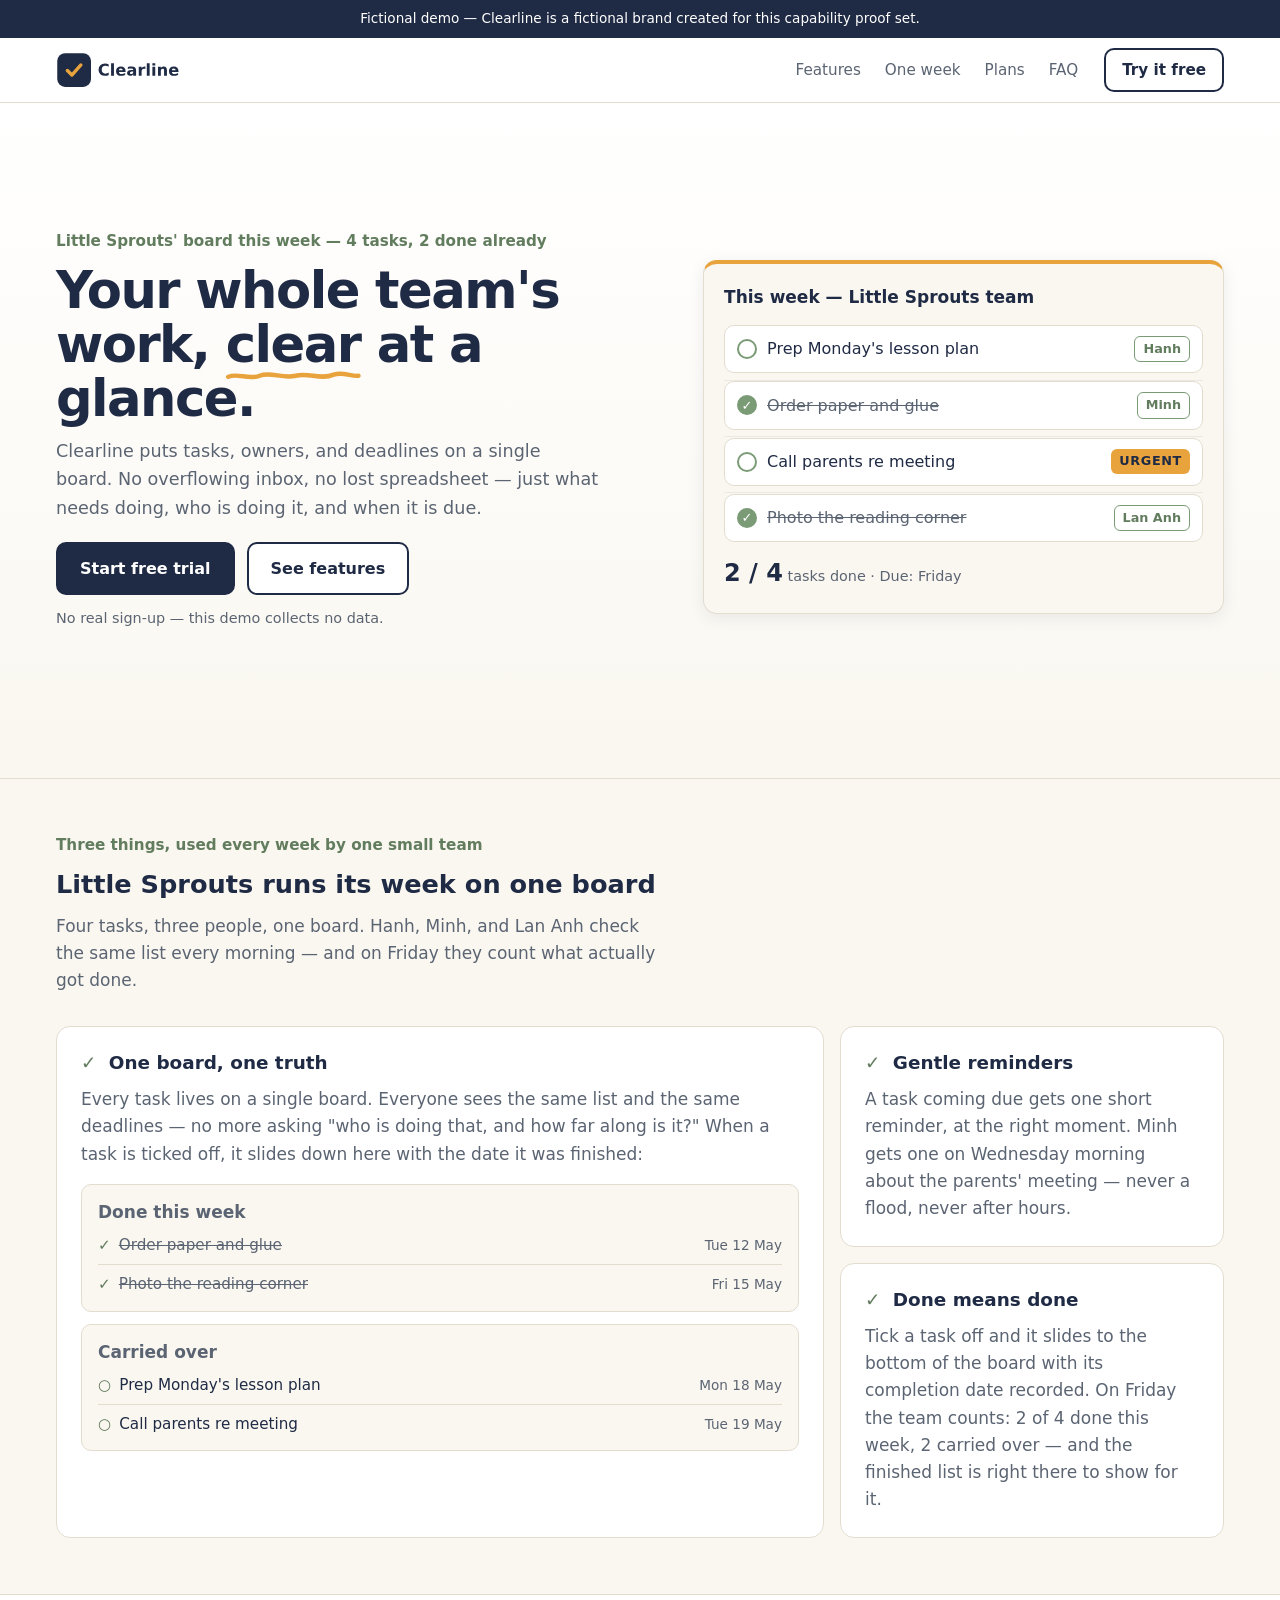
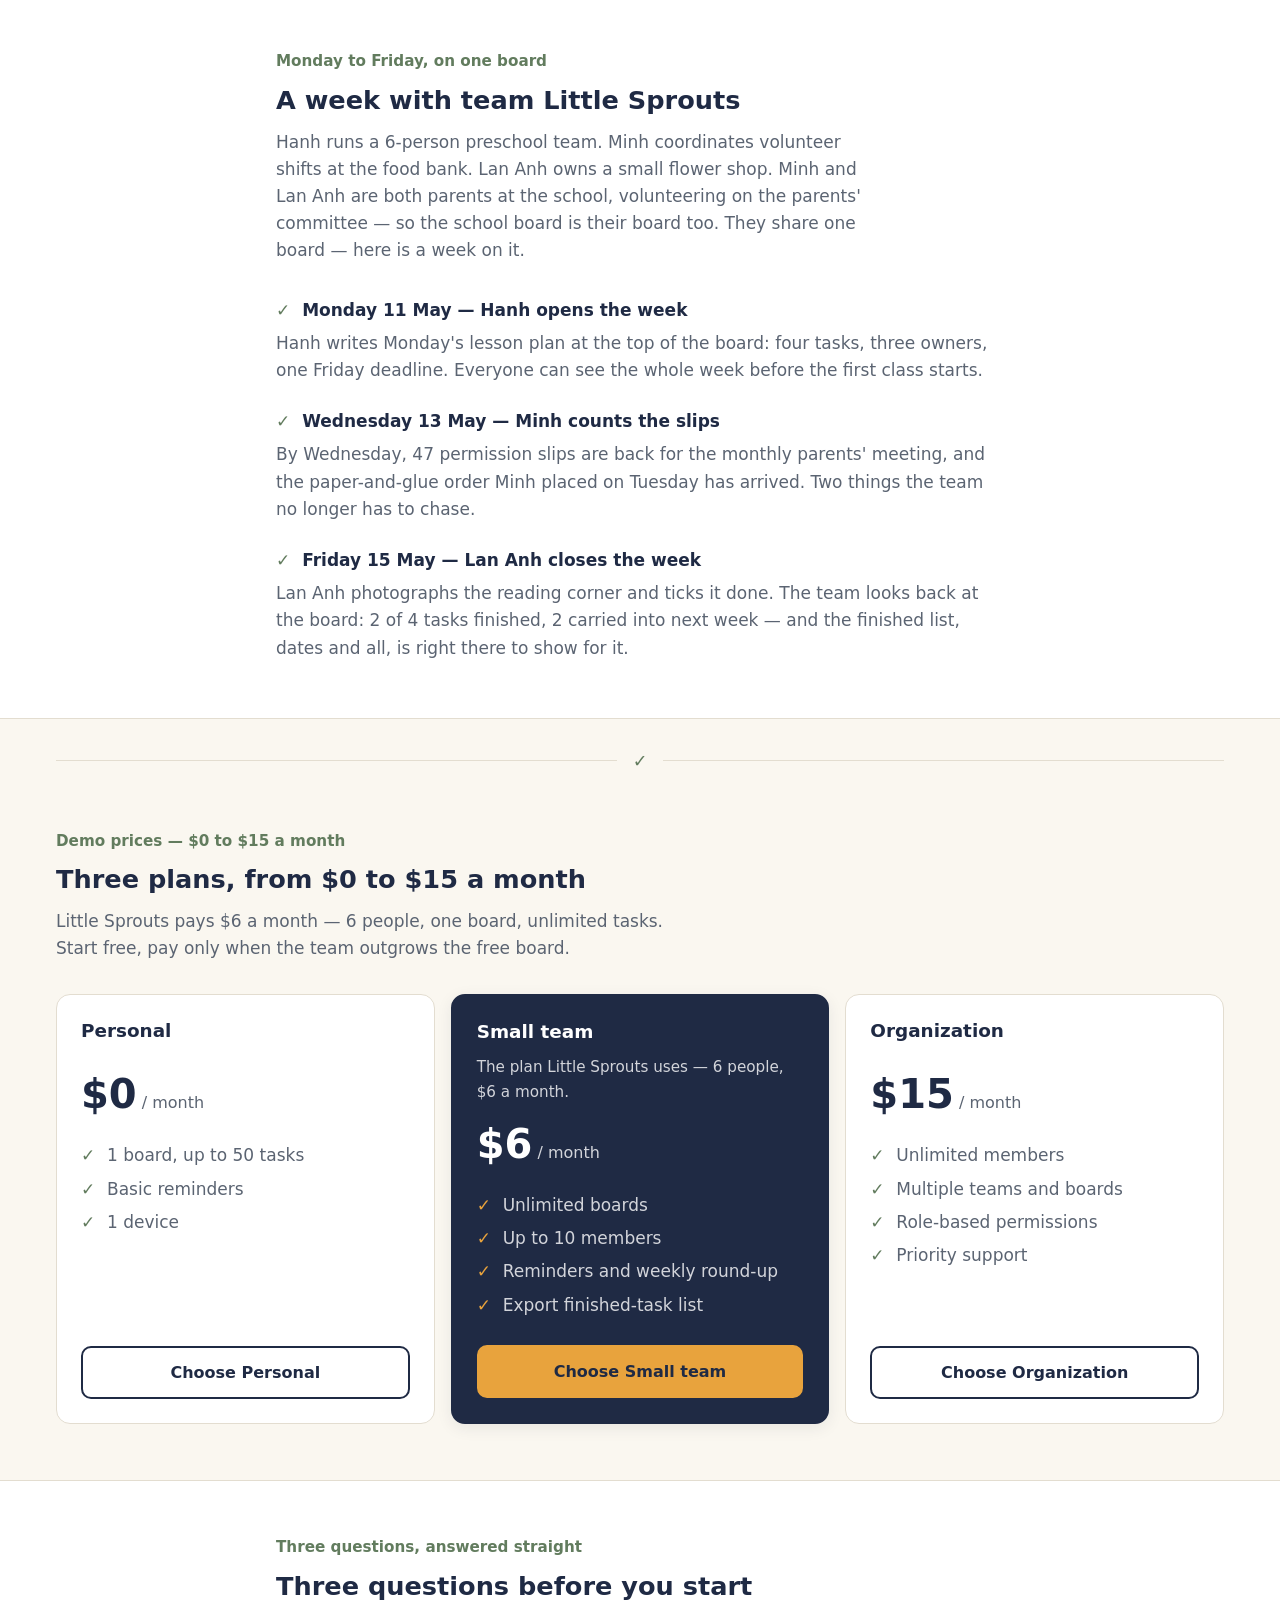
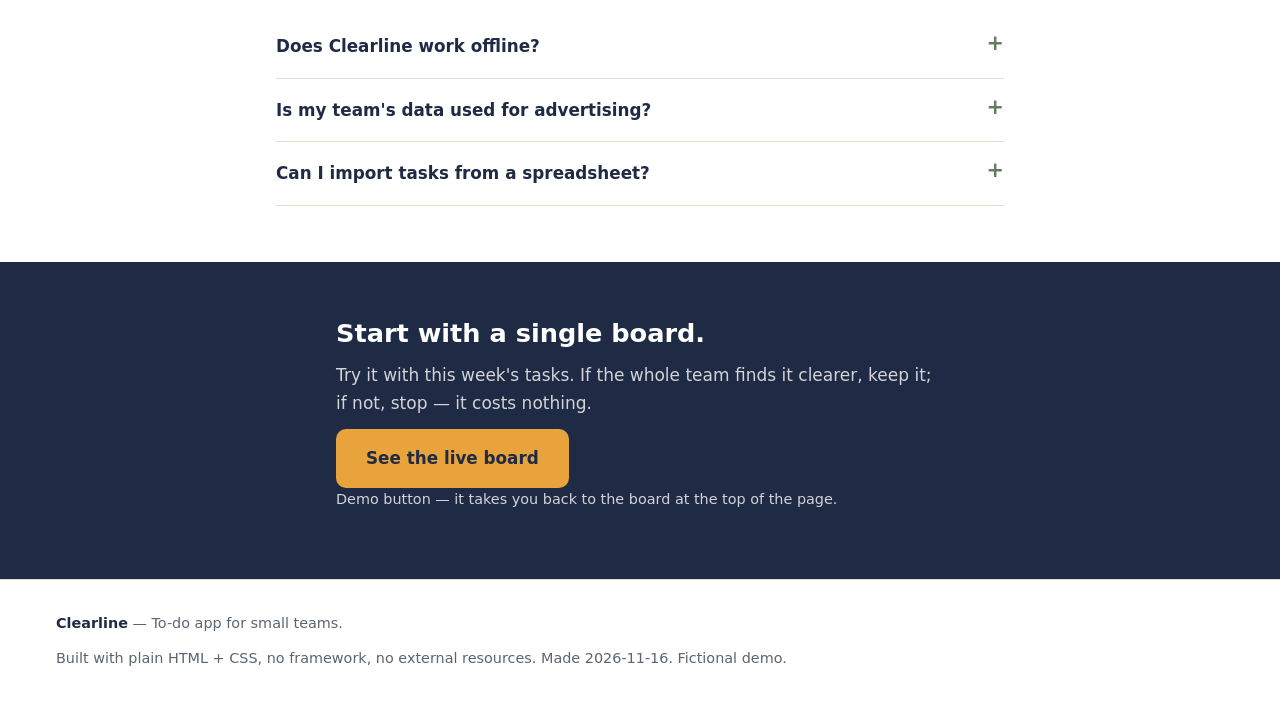
<file: index.html>
<!DOCTYPE html>
<html lang="en">
<head>
<meta charset="utf-8">
<meta name="viewport" content="width=device-width, initial-scale=1">
<title>Clearline — To-do app for small teams</title>
<meta name="description" content="Fictional demo — Clearline is a made-up to-do app for small teams. This demo page was built for a capability proof set.">
<link rel="stylesheet" href="styles.css">
</head>
<body>
<p class="demo-note">Fictional demo — Clearline is a fictional brand created for this capability proof set.</p>

<header class="site-header">
  <div class="container header-inner">
    <a class="brand" href="#top" aria-label="Clearline — back to top">
      <svg xmlns="http://www.w3.org/2000/svg" viewBox="0 0 220 64" width="124" height="36" role="img" aria-label="Clearline logo">
  
  
  <rect x="2" y="2" width="60" height="60" rx="14" fill="#1F2A44"/>
  <path d="M20 33 L28 41 L44 23" fill="none" stroke="#E8A33D" stroke-width="6" stroke-linecap="round" stroke-linejoin="round"/>
  <path d="M93.427734375 40.8388671875Q91.9267578125 41.61767578125 90.29833984375 42.01416015625Q88.669921875 42.41064453125 86.89990234375 42.41064453125Q81.6181640625 42.41064453125 78.53125 39.458251953125Q75.4443359375 36.505859375 75.4443359375 31.45068359375Q75.4443359375 26.38134765625 78.53125 23.428955078125Q81.6181640625 20.4765625 86.89990234375 20.4765625Q88.669921875 20.4765625 90.29833984375 20.873046875Q91.9267578125 21.26953125 93.427734375 22.04833984375V26.423828125Q91.91259765625 25.39013671875 90.43994140625 24.90869140625Q88.96728515625 24.42724609375 87.3388671875 24.42724609375Q84.421875 24.42724609375 82.7509765625 26.29638671875Q81.080078125 28.16552734375 81.080078125 31.45068359375Q81.080078125 34.7216796875 82.7509765625 36.5908203125Q84.421875 38.4599609375 87.3388671875 38.4599609375Q88.96728515625 38.4599609375 90.43994140625 37.978515625Q91.91259765625 37.4970703125 93.427734375 36.46337890625Z M97.71826171875 19.966796875H102.78759765625V42.0H97.71826171875Z M123.48974609375 34.02783203125V35.47216796875H111.6376953125Q111.82177734375 37.25634765625 112.92626953125 38.1484375Q114.03076171875 39.04052734375 116.01318359375 39.04052734375Q117.61328125 39.04052734375 119.291259765625 38.566162109375Q120.96923828125 38.091796875 122.7392578125 37.12890625V41.037109375Q120.94091796875 41.716796875 119.142578125 42.063720703125Q117.34423828125 42.41064453125 115.5458984375 42.41064453125Q111.2412109375 42.41064453125 108.855224609375 40.222900390625Q106.46923828125 38.03515625 106.46923828125 34.08447265625Q106.46923828125 30.20458984375 108.812744140625 27.9814453125Q111.15625 25.75830078125 115.2626953125 25.75830078125Q119.0009765625 25.75830078125 121.245361328125 28.009765625Q123.48974609375 30.26123046875 123.48974609375 34.02783203125ZM118.27880859375 32.3427734375Q118.27880859375 30.8984375 117.436279296875 30.013427734375Q116.59375 29.12841796875 115.234375 29.12841796875Q113.76171875 29.12841796875 112.84130859375 29.956787109375Q111.9208984375 30.78515625 111.6943359375 32.3427734375Z M134.435546875 34.86328125Q132.849609375 34.86328125 132.049560546875 35.4013671875Q131.24951171875 35.939453125 131.24951171875 36.9873046875Q131.24951171875 37.9501953125 131.893798828125 38.495361328125Q132.5380859375 39.04052734375 133.68505859375 39.04052734375Q135.115234375 39.04052734375 136.09228515625 38.013916015625Q137.0693359375 36.9873046875 137.0693359375 35.44384765625V34.86328125ZM142.18115234375 32.95166015625V42.0H137.0693359375V39.6494140625Q136.0498046875 41.09375 134.775390625 41.752197265625Q133.5009765625 42.41064453125 131.67431640625 42.41064453125Q129.21044921875 42.41064453125 127.674072265625 40.973388671875Q126.1376953125 39.5361328125 126.1376953125 37.2421875Q126.1376953125 34.45263671875 128.056396484375 33.14990234375Q129.97509765625 31.84716796875 134.08154296875 31.84716796875H137.0693359375V31.45068359375Q137.0693359375 30.2470703125 136.12060546875 29.687744140625Q135.171875 29.12841796875 133.1611328125 29.12841796875Q131.53271484375 29.12841796875 130.130859375 29.4541015625Q128.72900390625 29.77978515625 127.525390625 30.43115234375V26.5654296875Q129.15380859375 26.1689453125 130.79638671875 25.963623046875Q132.43896484375 25.75830078125 134.08154296875 25.75830078125Q138.3720703125 25.75830078125 140.276611328125 27.450439453125Q142.18115234375 29.142578125 142.18115234375 32.95166015625Z M158.677734375 30.45947265625Q158.01220703125 30.14794921875 157.353759765625 29.999267578125Q156.6953125 29.8505859375 156.02978515625 29.8505859375Q154.07568359375 29.8505859375 153.020751953125 31.103759765625Q151.9658203125 32.35693359375 151.9658203125 34.693359375V42.0H146.896484375V26.140625H151.9658203125V28.74609375Q152.94287109375 27.1884765625 154.210205078125 26.473388671875Q155.4775390625 25.75830078125 157.24755859375 25.75830078125Q157.50244140625 25.75830078125 157.7998046875 25.779541015625Q158.09716796875 25.80078125 158.66357421875 25.87158203125Z M161.1982421875 19.966796875H166.267578125V42.0H161.1982421875Z M171.138671875 26.140625H176.2080078125V42.0H171.138671875ZM171.138671875 19.966796875H176.2080078125V24.1015625H171.138671875Z M197.0234375 32.3427734375V42.0H191.92578125V40.42822265625V34.6083984375Q191.92578125 32.55517578125 191.833740234375 31.7763671875Q191.74169921875 30.99755859375 191.51513671875 30.62939453125Q191.2177734375 30.1337890625 190.7080078125 29.857666015625Q190.1982421875 29.58154296875 189.546875 29.58154296875Q187.9609375 29.58154296875 187.0546875 30.806396484375Q186.1484375 32.03125 186.1484375 34.19775390625V42.0H181.0791015625V26.140625H186.1484375V28.462890625Q187.29541015625 27.0751953125 188.583984375 26.416748046875Q189.87255859375 25.75830078125 191.43017578125 25.75830078125Q194.17724609375 25.75830078125 195.600341796875 27.443359375Q197.0234375 29.12841796875 197.0234375 32.3427734375Z M217.5556640625 34.02783203125V35.47216796875H205.70361328125Q205.8876953125 37.25634765625 206.9921875 38.1484375Q208.0966796875 39.04052734375 210.0791015625 39.04052734375Q211.67919921875 39.04052734375 213.357177734375 38.566162109375Q215.03515625 38.091796875 216.80517578125 37.12890625V41.037109375Q215.0068359375 41.716796875 213.20849609375 42.063720703125Q211.41015625 42.41064453125 209.61181640625 42.41064453125Q205.30712890625 42.41064453125 202.921142578125 40.222900390625Q200.53515625 38.03515625 200.53515625 34.08447265625Q200.53515625 30.20458984375 202.878662109375 27.9814453125Q205.22216796875 25.75830078125 209.32861328125 25.75830078125Q213.06689453125 25.75830078125 215.311279296875 28.009765625Q217.5556640625 30.26123046875 217.5556640625 34.02783203125ZM212.3447265625 32.3427734375Q212.3447265625 30.8984375 211.502197265625 30.013427734375Q210.65966796875 29.12841796875 209.30029296875 29.12841796875Q207.82763671875 29.12841796875 206.9072265625 29.956787109375Q205.98681640625 30.78515625 205.76025390625 32.3427734375Z" fill="#1F2A44"/>
</svg>
    </a>
    <nav aria-label="Main navigation">
      <a href="#features">Features</a>
      <a href="#week">One week</a>
      <a href="#pricing">Plans</a>
      <a href="#faq">FAQ</a>
    </nav>
    <a class="btn btn-small" href="#pricing">Try it free</a>
  </div>
</header>

<main id="top">
  <section class="hero">
    <div class="container hero-inner">
      <div class="hero-copy">
        <p class="eyebrow">Little Sprouts' board this week — 4 tasks, 2 done already</p>
        <h1>Your whole team's work, <span class="h1-key">clear<svg viewBox="0 0 120 12" preserveAspectRatio="none" aria-hidden="true" focusable="false"><path d="M2 8 C 10 4, 20 11, 30 7 C 40 3, 50 10, 62 7 C 74 4, 84 11, 96 6 C 104 3, 112 8, 118 7" fill="none" stroke="#E8A33D" stroke-width="4" stroke-linecap="round"/></svg></span> at a glance.</h1>
        <p class="lead">Clearline puts tasks, owners, and deadlines on a single board. No overflowing inbox, no lost spreadsheet — just what needs doing, who is doing it, and when it is due.</p>
        <p class="hero-actions">
          <a class="btn btn-primary" href="#pricing">Start free trial</a>
          <a class="btn btn-ghost" href="#features">See features</a>
        </p>
        <p class="hero-fine">No real sign-up — this demo collects no data.</p>
      </div>
      <div class="hero-card" aria-label="Illustration of a Clearline task board">
        <p class="hero-card-title">This week — Little Sprouts team</p>
        <ul class="task-list">
          <li><span class="check" aria-hidden="true"></span><span class="task-text">Prep Monday's lesson plan</span><span class="tag tag-person">Hanh</span></li>
          <li><span class="check done" aria-hidden="true"></span><span class="task-text done-text">Order paper and glue</span><span class="tag tag-person">Minh</span></li>
          <li><span class="check" aria-hidden="true"></span><span class="task-text">Call parents re meeting</span><span class="tag tag-priority">Urgent</span></li>
          <li><span class="check done" aria-hidden="true"></span><span class="task-text done-text">Photo the reading corner</span><span class="tag tag-person">Lan Anh</span></li>
        </ul>
        <p class="hero-card-foot"><span class="stat">2 / 4</span> tasks done · Due: Friday</p>
      </div>
    </div>
  </section>

  <section class="features" id="features">
    <div class="container">
      <p class="eyebrow">Three things, used every week by one small team</p>
      <h2>Little Sprouts runs its week on one board</h2>
      <p class="section-intro">Four tasks, three people, one board. Hanh, Minh, and Lan Anh check the same list every morning — and on Friday they count what actually got done.</p>
      <div class="feature-grid">
        <article class="feature-card feature-wide">
          <h3><span class="tick" aria-hidden="true">✓</span> One board, one truth</h3>
          <p>Every task lives on a single board. Everyone sees the same list and the same deadlines — no more asking "who is doing that, and how far along is it?" When a task is ticked off, it slides down here with the date it was finished:</p>
          <div class="mini-board" aria-label="Tasks finished this week">
            <p class="mini-board-title">Done this week</p>
            <ul>
              <li><span class="mini-check" aria-hidden="true">✓</span><span class="mini-task">Order paper and glue</span><span class="mini-date"><span class="mini-dow">Tue</span> 12 May</span></li>
              <li><span class="mini-check" aria-hidden="true">✓</span><span class="mini-task">Photo the reading corner</span><span class="mini-date"><span class="mini-dow">Fri</span> 15 May</span></li>
            </ul>
          </div>
          <div class="mini-board" aria-label="Tasks carried over to next week">
            <p class="mini-board-title">Carried over</p>
            <ul>
              <li><span class="mini-open" aria-hidden="true">○</span><span class="mini-task-open">Prep Monday's lesson plan</span><span class="mini-date"><span class="mini-dow">Mon</span> 18 May</span></li>
              <li><span class="mini-open" aria-hidden="true">○</span><span class="mini-task-open">Call parents re meeting</span><span class="mini-date"><span class="mini-dow">Tue</span> 19 May</span></li>
            </ul>
          </div>
        </article>
        <article class="feature-card">
          <h3><span class="tick" aria-hidden="true">✓</span> Gentle reminders</h3>
          <p>A task coming due gets one short reminder, at the right moment. Minh gets one on Wednesday morning about the parents' meeting — never a flood, never after hours.</p>
        </article>
        <article class="feature-card">
          <h3><span class="tick" aria-hidden="true">✓</span> Done means done</h3>
          <p>Tick a task off and it slides to the bottom of the board with its completion date recorded. On Friday the team counts: 2 of 4 done this week, 2 carried over — and the finished list is right there to show for it.</p>
        </article>
      </div>
    </div>
  </section>

  <section class="story" id="week">
    <div class="container story-inner">
      <p class="eyebrow">Monday to Friday, on one board</p>
      <h2>A week with team Little Sprouts</h2>
      <p class="section-intro">Hanh runs a 6-person preschool team. Minh coordinates volunteer shifts at the food bank. Lan Anh owns a small flower shop. Minh and Lan Anh are both parents at the school, volunteering on the parents' committee — so the school board is their board too. They share one board — here is a week on it.</p>
      <div class="story-day">
        <p class="story-label"><span class="tick" aria-hidden="true">✓</span> Monday 11 May — Hanh opens the week</p>
        <p>Hanh writes Monday's lesson plan at the top of the board: four tasks, three owners, one Friday deadline. Everyone can see the whole week before the first class starts.</p>
      </div>
      <div class="story-day">
        <p class="story-label"><span class="tick" aria-hidden="true">✓</span> Wednesday 13 May — Minh counts the slips</p>
        <p>By Wednesday, 47 permission slips are back for the monthly parents' meeting, and the paper-and-glue order Minh placed on Tuesday has arrived. Two things the team no longer has to chase.</p>
      </div>
      <div class="story-day">
        <p class="story-label"><span class="tick" aria-hidden="true">✓</span> Friday 15 May — Lan Anh closes the week</p>
        <p>Lan Anh photographs the reading corner and ticks it done. The team looks back at the board: 2 of 4 tasks finished, 2 carried into next week — and the finished list, dates and all, is right there to show for it.</p>
      </div>
    </div>
  </section>

  <div class="tick-rule" aria-hidden="true"><span>✓</span></div>

  <section class="pricing" id="pricing">
    <div class="container">
      <p class="eyebrow">Demo prices — $0 to $15 a month</p>
      <h2>Three plans, from $0 to $15 a month</h2>
      <p class="section-intro">Little Sprouts pays $6 a month — 6 people, one board, unlimited tasks. Start free, pay only when the team outgrows the free board.</p>
      <div class="price-grid">
        <article class="price-card">
          <h3>Personal</h3>
          <p class="price">$0<span class="price-per"> / month</span></p>
          <ul>
            <li>1 board, up to 50 tasks</li>
            <li>Basic reminders</li>
            <li>1 device</li>
          </ul>
          <a class="btn btn-ghost" href="#cta">Choose Personal</a>
        </article>
        <article class="price-card featured">
          <h3>Small team</h3>
          <p class="price-note">The plan Little Sprouts uses — 6 people, $6 a month.</p>
          <p class="price">$6<span class="price-per"> / month</span></p>
          <ul>
            <li>Unlimited boards</li>
            <li>Up to 10 members</li>
            <li>Reminders and weekly round-up</li>
            <li>Export finished-task list</li>
          </ul>
          <a class="btn btn-primary" href="#cta">Choose Small team</a>
        </article>
        <article class="price-card">
          <h3>Organization</h3>
          <p class="price">$15<span class="price-per"> / month</span></p>
          <ul>
            <li>Unlimited members</li>
            <li>Multiple teams and boards</li>
            <li>Role-based permissions</li>
            <li>Priority support</li>
          </ul>
          <a class="btn btn-ghost" href="#cta">Choose Organization</a>
        </article>
      </div>
    </div>
  </section>

  <section class="faq" id="faq">
    <div class="container faq-inner">
      <p class="eyebrow">Three questions, answered straight</p>
      <h2>Three questions before you start</h2>
      <div class="faq-item">
        <button class="faq-q" type="button" aria-expanded="false">Does Clearline work offline?</button>
        <div class="faq-a"><p>Yes — in this demo story, boards you have already opened stay readable offline, and ticks sync when you are back online. This description is fictional, written for the demo page.</p></div>
      </div>
      <div class="faq-item">
        <button class="faq-q" type="button" aria-expanded="false">Is my team's data used for advertising?</button>
        <div class="faq-a"><p>No. In this demo story, team data is only used for the team's own task lists — never sold, never used for ads. This description is fictional, written for the demo page.</p></div>
      </div>
      <div class="faq-item">
        <button class="faq-q" type="button" aria-expanded="false">Can I import tasks from a spreadsheet?</button>
        <div class="faq-a"><p>Yes. In this demo story, the Small team and Organization plans can import a task list from a spreadsheet file, one task per row. This description is fictional, written for the demo page.</p></div>
      </div>
    </div>
  </section>

  <section class="cta" id="cta">
    <div class="container cta-inner">
      <h2>Start with a single board.</h2>
      <p>Try it with this week's tasks. If the whole team finds it clearer, keep it; if not, stop — it costs nothing.</p>
      <a class="btn btn-primary btn-large" href="#top">See the live board</a>
      <p class="cta-fine">Demo button — it takes you back to the board at the top of the page.</p>
    </div>
  </section>
</main>

<footer class="site-footer">
  <div class="container footer-inner">
    <p><strong>Clearline</strong> — To-do app for small teams.</p>
    <p>Built with plain HTML + CSS, no framework, no external resources. Made 2026-11-16. Fictional demo.</p>
  </div>
</footer>

<script>
/* Minimal FAQ accordion. With JS off, the answers stay visible (readable as normal text). */
(function () {
  var items = document.querySelectorAll('.faq-item');
  items.forEach(function (item) {
    var btn = item.querySelector('.faq-q');
    var ans = item.querySelector('.faq-a');
    ans.hidden = true;
    btn.addEventListener('click', function () {
      var open = item.classList.toggle('open');
      ans.hidden = !open;
      btn.setAttribute('aria-expanded', open ? 'true' : 'false');
    });
  });
})();
</script>
</body>
</html>
</file>
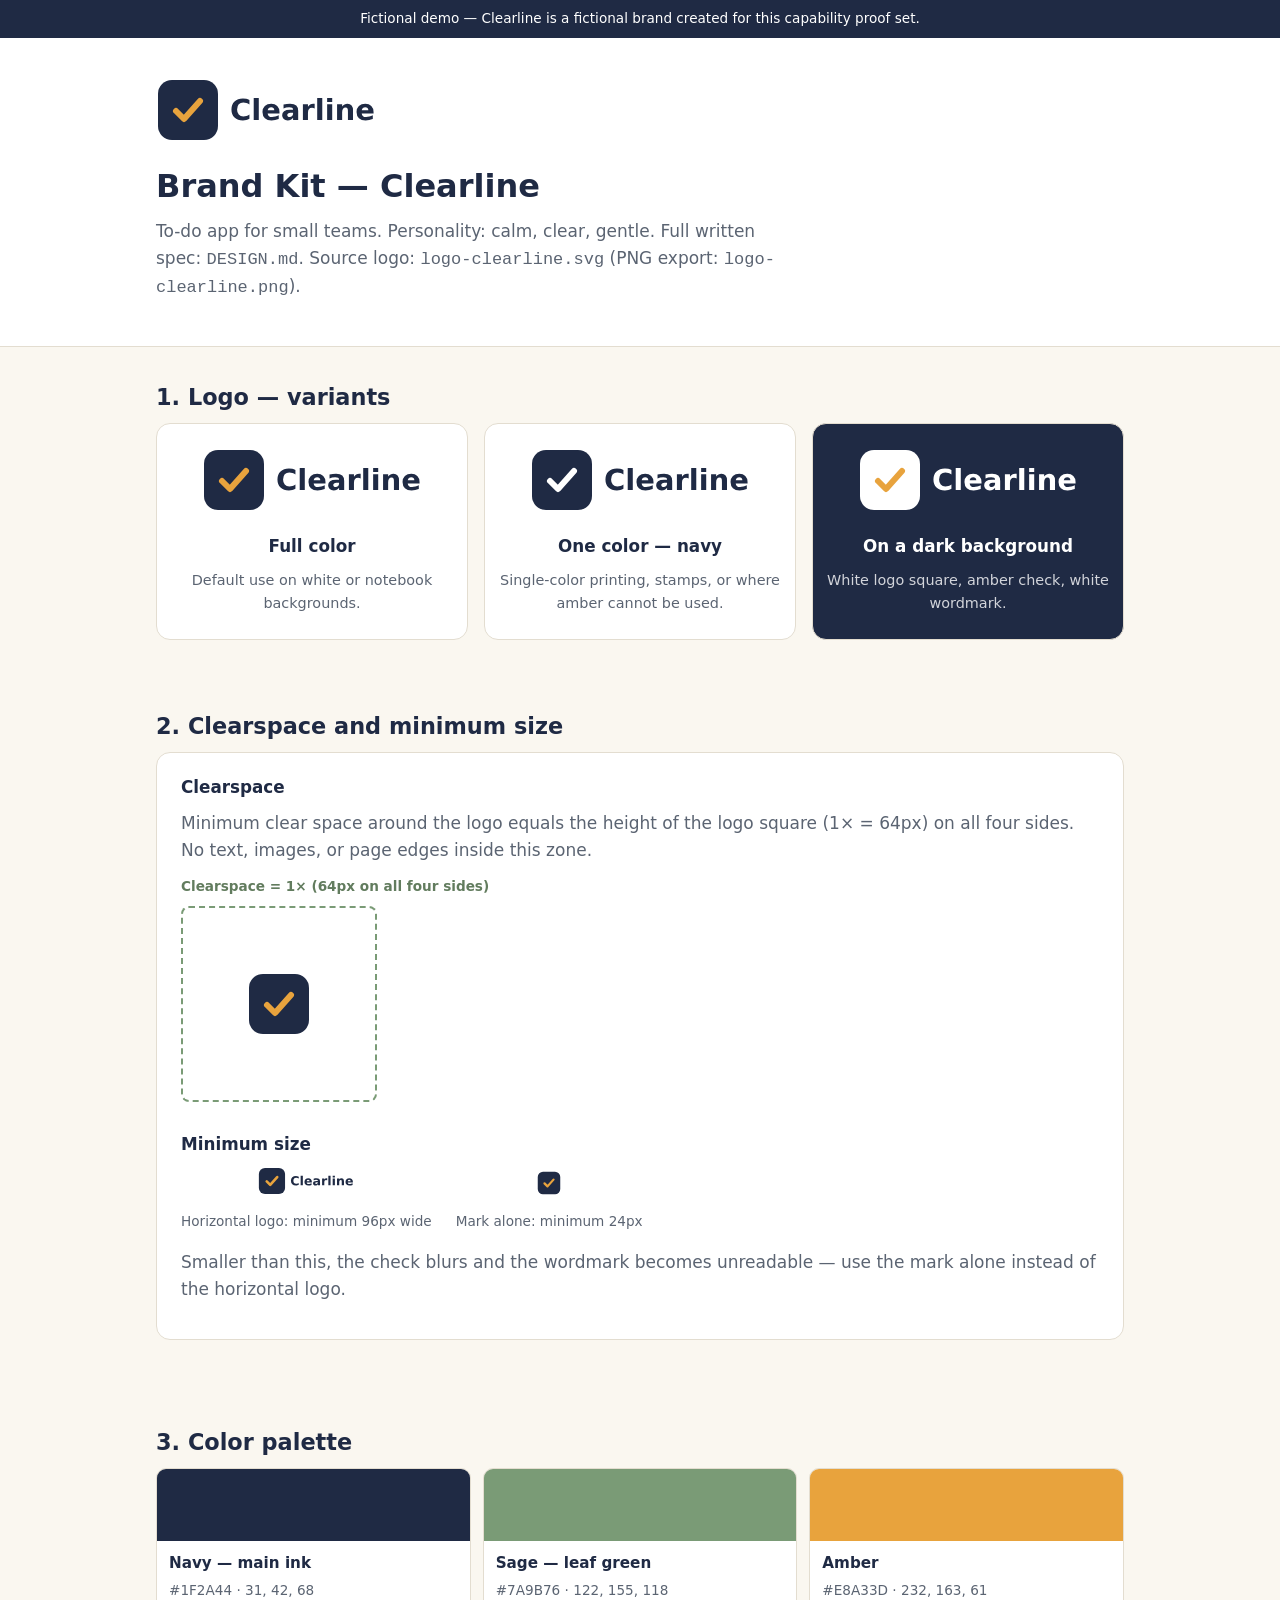
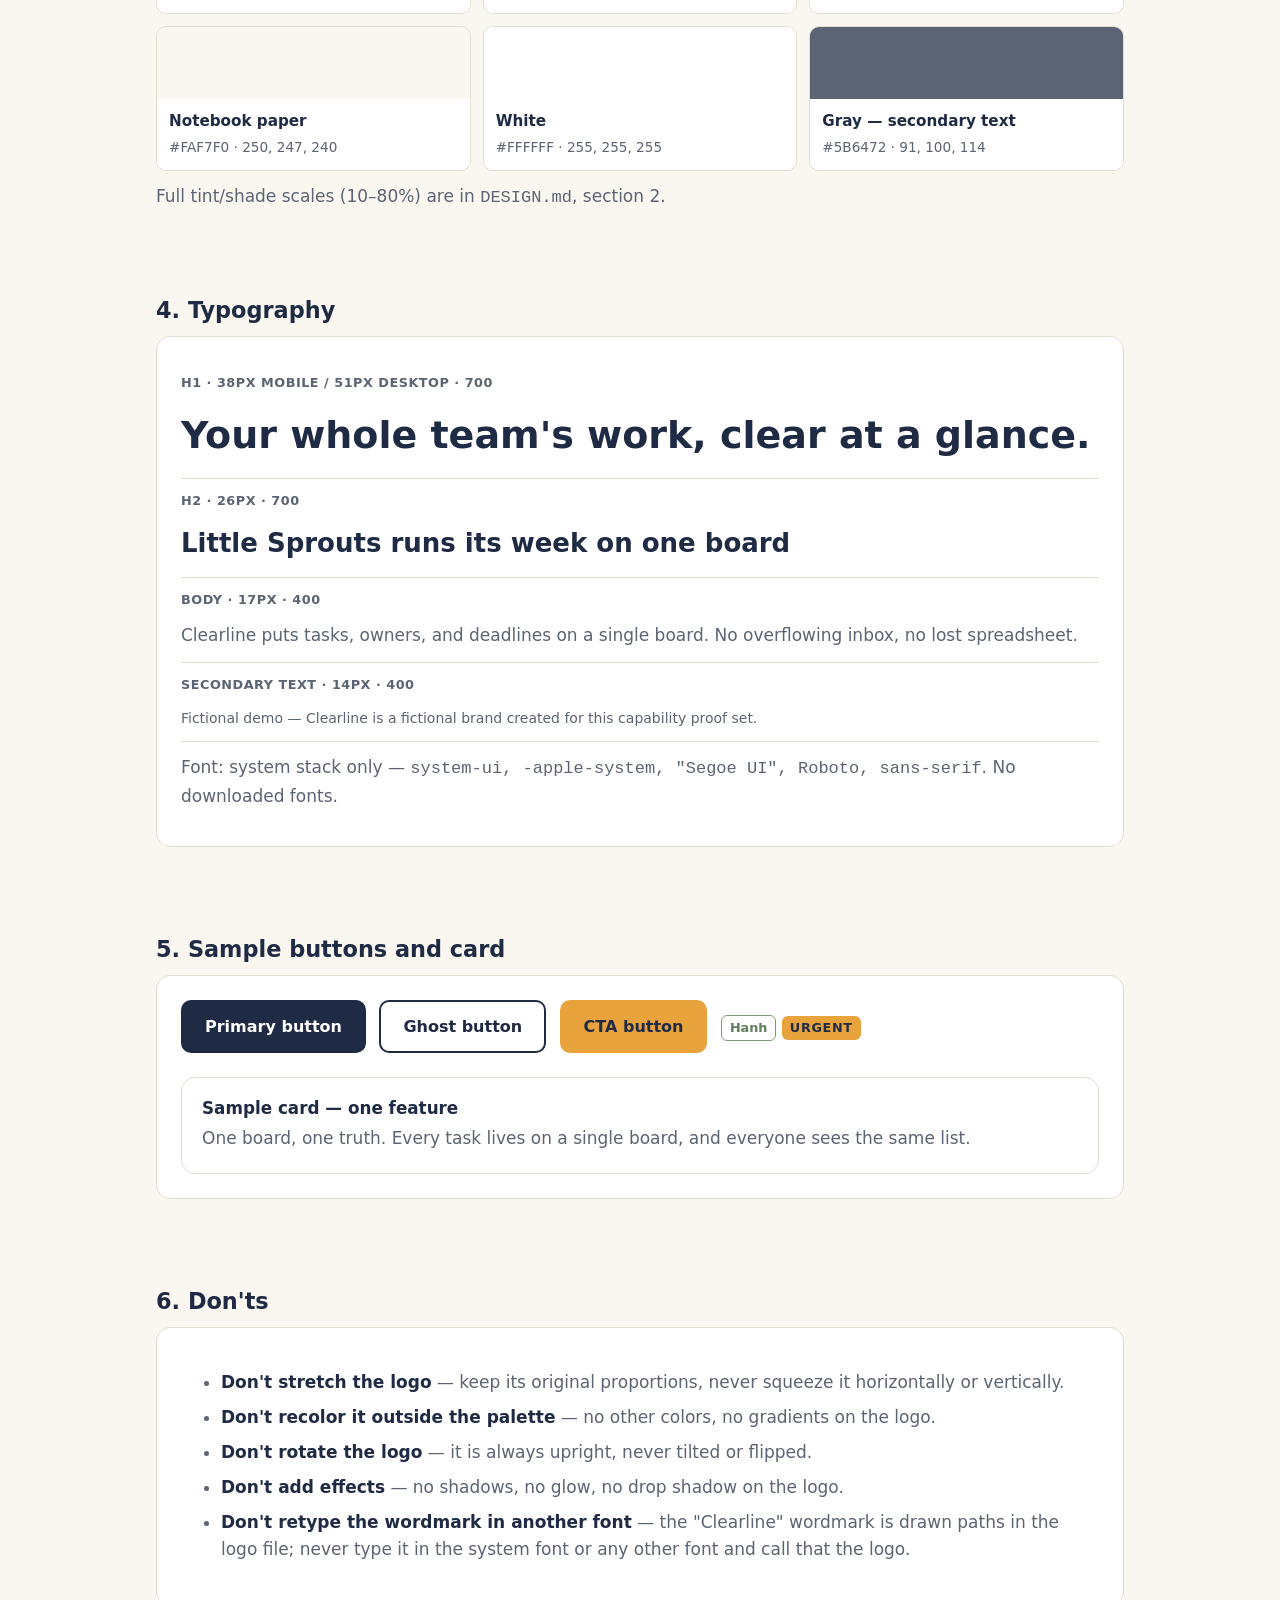
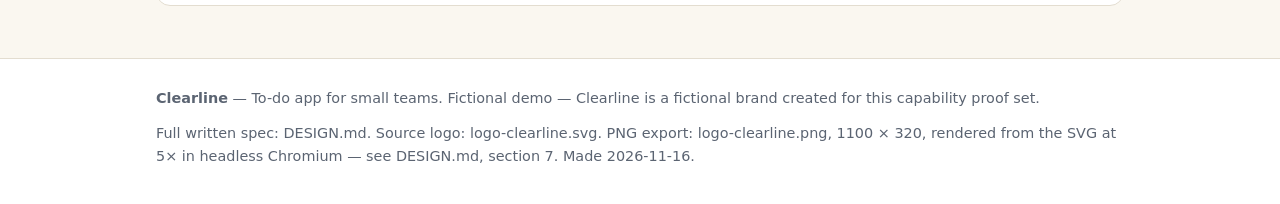
<file: design/brand-kit.html>
<!DOCTYPE html>
<html lang="en">
<head>
<meta charset="utf-8">
<meta name="viewport" content="width=device-width, initial-scale=1">
<title>Clearline — Brand Kit (fictional demo)</title>
<meta name="description" content="Fictional demo — the Clearline brand kit, a made-up brand created for this capability proof set.">
<style>
  :root {
    --navy: #1F2A44; --navy-80: #4C5569; --sage: #7A9B76; --sage-dark: #627C5E;
    --sage-pale: #E4EBE4; --amber: #E8A33D; --amber-pale: #FAEDD8;
    --notebook: #FAF7F0; --white: #FFFFFF; --gray: #5B6472; --line: #E3DDD0;
  }
  * { box-sizing: border-box; }
  body { margin: 0; font-family: system-ui, -apple-system, "Segoe UI", Roboto, sans-serif; font-size: 17px; line-height: 1.6; color: var(--navy); background: var(--notebook); }
  h1, h2, h3 { font-weight: 700; line-height: 1.25; margin: 0 0 12px; }
  h1 { font-size: 2rem; } h2 { font-size: 1.4rem; margin-top: 0; } h3 { font-size: 1.05rem; }
  p { margin: 0 0 12px; color: var(--gray); }
  .demo-note { margin: 0; padding: 8px 16px; background: var(--navy); color: var(--white); font-size: 0.85rem; text-align: center; }
  .container { max-width: 1000px; margin: 0 auto; padding: 0 16px; }
  header.page { background: var(--white); border-bottom: 1px solid var(--line); padding: 40px 0 32px; }
  header.page p { max-width: 40rem; }
  section { padding: 36px 0; }
  .panel { background: var(--white); border: 1px solid var(--line); border-radius: 14px; padding: 24px; margin-bottom: 16px; }
  .row { display: grid; grid-template-columns: 1fr; gap: 16px; }
  @media (min-width: 768px) { .row { grid-template-columns: repeat(3, 1fr); } }
  .variant { text-align: center; padding: 24px 12px; border: 1px solid var(--line); border-radius: 14px; background: var(--white); }
  .variant.dark { background: var(--navy); }
  .variant h3 { margin-top: 16px; }
  .variant.dark h3 { color: var(--white); }
  .variant p { font-size: 0.9rem; margin-bottom: 0; }
  .variant.dark p { color: #D2D4DA; }
  .clearspace-demo { display: inline-block; border: 2px dashed var(--sage); padding: 64px; border-radius: 8px; }
  .clearspace-demo svg { display: block; }
  .cs-label { font-size: 0.85rem; color: var(--sage-dark); font-weight: 700; margin: 0 0 8px; }
  .minsize { display: flex; gap: 24px; align-items: flex-end; flex-wrap: wrap; }
  .minsize figure { margin: 0; text-align: center; }
  .minsize figcaption { font-size: 0.85rem; color: var(--gray); margin-top: 8px; }
  .swatches { display: grid; grid-template-columns: repeat(2, 1fr); gap: 12px; }
  @media (min-width: 768px) { .swatches { grid-template-columns: repeat(3, 1fr); } }
  .swatch { border: 1px solid var(--line); border-radius: 10px; overflow: hidden; }
  .swatch .chip { height: 72px; }
  .swatch .meta { padding: 10px 12px; background: var(--white); }
  .swatch .meta strong { display: block; font-size: 0.95rem; }
  .swatch .meta span { font-size: 0.85rem; color: var(--gray); }
  .type-sample { border-bottom: 1px solid var(--line); padding: 12px 0; }
  .type-sample:last-child { border-bottom: none; }
  .type-sample .label { font-size: 0.8rem; color: var(--gray); text-transform: uppercase; letter-spacing: 0.04em; font-weight: 700; }
  .btn { display: inline-block; text-decoration: none; font-weight: 700; font-size: 1rem; padding: 12px 22px; border-radius: 10px; border: 2px solid var(--navy); margin: 0 8px 8px 0; }
  .btn-primary { background: var(--navy); color: var(--white); }
  .btn-ghost { background: var(--white); color: var(--navy); }
  .btn-amber { background: var(--amber); border-color: var(--amber); color: var(--navy); }
  .sample-card { background: var(--white); border: 1px solid var(--line); border-radius: 14px; padding: 20px; }
  .sample-card h3 { margin-bottom: 6px; }
  .sample-card p { margin-bottom: 0; }
  .tag { display: inline-block; font-size: 0.8rem; font-weight: 700; border-radius: 6px; padding: 2px 8px; }
  .tag-sage { color: var(--sage-dark); background: var(--white); border: 1.5px solid var(--sage); }
  .tag-amber { color: var(--navy); background: var(--amber); text-transform: uppercase; letter-spacing: 0.05em; }
  .donts li { margin-bottom: 8px; color: var(--gray); }
  .donts li strong { color: var(--navy); }
  footer { background: var(--white); border-top: 1px solid var(--line); padding: 28px 0; }
  footer p { font-size: 0.9rem; }
</style>
</head>
<body>
<p class="demo-note">Fictional demo — Clearline is a fictional brand created for this capability proof set.</p>

<header class="page">
  <div class="container">
    <img src="logo-clearline.svg" alt="Clearline logo" width="220" height="64">
    <h1 style="margin-top:16px">Brand Kit — Clearline</h1>
    <p>To-do app for small teams. Personality: calm, clear, gentle. Full written spec: <code>DESIGN.md</code>. Source logo: <code>logo-clearline.svg</code> (PNG export: <code>logo-clearline.png</code>).</p>
  </div>
</header>

<main class="container">
  <section id="logo">
    <h2>1. Logo — variants</h2>
    <div class="row">
      <div class="variant">
        <svg viewBox="0 0 220 64" width="220" height="64" role="img" aria-label="Clearline logo in full color"><rect x="2" y="2" width="60" height="60" rx="14" fill="#1F2A44"/><path d="M20 33 L28 41 L44 23" fill="none" stroke="#E8A33D" stroke-width="6" stroke-linecap="round" stroke-linejoin="round"/><path d="M93.427734375 40.8388671875Q91.9267578125 41.61767578125 90.29833984375 42.01416015625Q88.669921875 42.41064453125 86.89990234375 42.41064453125Q81.6181640625 42.41064453125 78.53125 39.458251953125Q75.4443359375 36.505859375 75.4443359375 31.45068359375Q75.4443359375 26.38134765625 78.53125 23.428955078125Q81.6181640625 20.4765625 86.89990234375 20.4765625Q88.669921875 20.4765625 90.29833984375 20.873046875Q91.9267578125 21.26953125 93.427734375 22.04833984375V26.423828125Q91.91259765625 25.39013671875 90.43994140625 24.90869140625Q88.96728515625 24.42724609375 87.3388671875 24.42724609375Q84.421875 24.42724609375 82.7509765625 26.29638671875Q81.080078125 28.16552734375 81.080078125 31.45068359375Q81.080078125 34.7216796875 82.7509765625 36.5908203125Q84.421875 38.4599609375 87.3388671875 38.4599609375Q88.96728515625 38.4599609375 90.43994140625 37.978515625Q91.91259765625 37.4970703125 93.427734375 36.46337890625Z M97.71826171875 19.966796875H102.78759765625V42.0H97.71826171875Z M123.48974609375 34.02783203125V35.47216796875H111.6376953125Q111.82177734375 37.25634765625 112.92626953125 38.1484375Q114.03076171875 39.04052734375 116.01318359375 39.04052734375Q117.61328125 39.04052734375 119.291259765625 38.566162109375Q120.96923828125 38.091796875 122.7392578125 37.12890625V41.037109375Q120.94091796875 41.716796875 119.142578125 42.063720703125Q117.34423828125 42.41064453125 115.5458984375 42.41064453125Q111.2412109375 42.41064453125 108.855224609375 40.222900390625Q106.46923828125 38.03515625 106.46923828125 34.08447265625Q106.46923828125 30.20458984375 108.812744140625 27.9814453125Q111.15625 25.75830078125 115.2626953125 25.75830078125Q119.0009765625 25.75830078125 121.245361328125 28.009765625Q123.48974609375 30.26123046875 123.48974609375 34.02783203125ZM118.27880859375 32.3427734375Q118.27880859375 30.8984375 117.436279296875 30.013427734375Q116.59375 29.12841796875 115.234375 29.12841796875Q113.76171875 29.12841796875 112.84130859375 29.956787109375Q111.9208984375 30.78515625 111.6943359375 32.3427734375Z M134.435546875 34.86328125Q132.849609375 34.86328125 132.049560546875 35.4013671875Q131.24951171875 35.939453125 131.24951171875 36.9873046875Q131.24951171875 37.9501953125 131.893798828125 38.495361328125Q132.5380859375 39.04052734375 133.68505859375 39.04052734375Q135.115234375 39.04052734375 136.09228515625 38.013916015625Q137.0693359375 36.9873046875 137.0693359375 35.44384765625V34.86328125ZM142.18115234375 32.95166015625V42.0H137.0693359375V39.6494140625Q136.0498046875 41.09375 134.775390625 41.752197265625Q133.5009765625 42.41064453125 131.67431640625 42.41064453125Q129.21044921875 42.41064453125 127.674072265625 40.973388671875Q126.1376953125 39.5361328125 126.1376953125 37.2421875Q126.1376953125 34.45263671875 128.056396484375 33.14990234375Q129.97509765625 31.84716796875 134.08154296875 31.84716796875H137.0693359375V31.45068359375Q137.0693359375 30.2470703125 136.12060546875 29.687744140625Q135.171875 29.12841796875 133.1611328125 29.12841796875Q131.53271484375 29.12841796875 130.130859375 29.4541015625Q128.72900390625 29.77978515625 127.525390625 30.43115234375V26.5654296875Q129.15380859375 26.1689453125 130.79638671875 25.963623046875Q132.43896484375 25.75830078125 134.08154296875 25.75830078125Q138.3720703125 25.75830078125 140.276611328125 27.450439453125Q142.18115234375 29.142578125 142.18115234375 32.95166015625Z M158.677734375 30.45947265625Q158.01220703125 30.14794921875 157.353759765625 29.999267578125Q156.6953125 29.8505859375 156.02978515625 29.8505859375Q154.07568359375 29.8505859375 153.020751953125 31.103759765625Q151.9658203125 32.35693359375 151.9658203125 34.693359375V42.0H146.896484375V26.140625H151.9658203125V28.74609375Q152.94287109375 27.1884765625 154.210205078125 26.473388671875Q155.4775390625 25.75830078125 157.24755859375 25.75830078125Q157.50244140625 25.75830078125 157.7998046875 25.779541015625Q158.09716796875 25.80078125 158.66357421875 25.87158203125Z M161.1982421875 19.966796875H166.267578125V42.0H161.1982421875Z M171.138671875 26.140625H176.2080078125V42.0H171.138671875ZM171.138671875 19.966796875H176.2080078125V24.1015625H171.138671875Z M197.0234375 32.3427734375V42.0H191.92578125V40.42822265625V34.6083984375Q191.92578125 32.55517578125 191.833740234375 31.7763671875Q191.74169921875 30.99755859375 191.51513671875 30.62939453125Q191.2177734375 30.1337890625 190.7080078125 29.857666015625Q190.1982421875 29.58154296875 189.546875 29.58154296875Q187.9609375 29.58154296875 187.0546875 30.806396484375Q186.1484375 32.03125 186.1484375 34.19775390625V42.0H181.0791015625V26.140625H186.1484375V28.462890625Q187.29541015625 27.0751953125 188.583984375 26.416748046875Q189.87255859375 25.75830078125 191.43017578125 25.75830078125Q194.17724609375 25.75830078125 195.600341796875 27.443359375Q197.0234375 29.12841796875 197.0234375 32.3427734375Z M217.5556640625 34.02783203125V35.47216796875H205.70361328125Q205.8876953125 37.25634765625 206.9921875 38.1484375Q208.0966796875 39.04052734375 210.0791015625 39.04052734375Q211.67919921875 39.04052734375 213.357177734375 38.566162109375Q215.03515625 38.091796875 216.80517578125 37.12890625V41.037109375Q215.0068359375 41.716796875 213.20849609375 42.063720703125Q211.41015625 42.41064453125 209.61181640625 42.41064453125Q205.30712890625 42.41064453125 202.921142578125 40.222900390625Q200.53515625 38.03515625 200.53515625 34.08447265625Q200.53515625 30.20458984375 202.878662109375 27.9814453125Q205.22216796875 25.75830078125 209.32861328125 25.75830078125Q213.06689453125 25.75830078125 215.311279296875 28.009765625Q217.5556640625 30.26123046875 217.5556640625 34.02783203125ZM212.3447265625 32.3427734375Q212.3447265625 30.8984375 211.502197265625 30.013427734375Q210.65966796875 29.12841796875 209.30029296875 29.12841796875Q207.82763671875 29.12841796875 206.9072265625 29.956787109375Q205.98681640625 30.78515625 205.76025390625 32.3427734375Z" fill="#1F2A44"/></svg>
        <h3>Full color</h3><p>Default use on white or notebook backgrounds.</p>
      </div>
      <div class="variant">
        <svg viewBox="0 0 220 64" width="220" height="64" role="img" aria-label="Clearline logo in one color, navy"><rect x="2" y="2" width="60" height="60" rx="14" fill="#1F2A44"/><path d="M20 33 L28 41 L44 23" fill="none" stroke="#FFFFFF" stroke-width="6" stroke-linecap="round" stroke-linejoin="round"/><path d="M93.427734375 40.8388671875Q91.9267578125 41.61767578125 90.29833984375 42.01416015625Q88.669921875 42.41064453125 86.89990234375 42.41064453125Q81.6181640625 42.41064453125 78.53125 39.458251953125Q75.4443359375 36.505859375 75.4443359375 31.45068359375Q75.4443359375 26.38134765625 78.53125 23.428955078125Q81.6181640625 20.4765625 86.89990234375 20.4765625Q88.669921875 20.4765625 90.29833984375 20.873046875Q91.9267578125 21.26953125 93.427734375 22.04833984375V26.423828125Q91.91259765625 25.39013671875 90.43994140625 24.90869140625Q88.96728515625 24.42724609375 87.3388671875 24.42724609375Q84.421875 24.42724609375 82.7509765625 26.29638671875Q81.080078125 28.16552734375 81.080078125 31.45068359375Q81.080078125 34.7216796875 82.7509765625 36.5908203125Q84.421875 38.4599609375 87.3388671875 38.4599609375Q88.96728515625 38.4599609375 90.43994140625 37.978515625Q91.91259765625 37.4970703125 93.427734375 36.46337890625Z M97.71826171875 19.966796875H102.78759765625V42.0H97.71826171875Z M123.48974609375 34.02783203125V35.47216796875H111.6376953125Q111.82177734375 37.25634765625 112.92626953125 38.1484375Q114.03076171875 39.04052734375 116.01318359375 39.04052734375Q117.61328125 39.04052734375 119.291259765625 38.566162109375Q120.96923828125 38.091796875 122.7392578125 37.12890625V41.037109375Q120.94091796875 41.716796875 119.142578125 42.063720703125Q117.34423828125 42.41064453125 115.5458984375 42.41064453125Q111.2412109375 42.41064453125 108.855224609375 40.222900390625Q106.46923828125 38.03515625 106.46923828125 34.08447265625Q106.46923828125 30.20458984375 108.812744140625 27.9814453125Q111.15625 25.75830078125 115.2626953125 25.75830078125Q119.0009765625 25.75830078125 121.245361328125 28.009765625Q123.48974609375 30.26123046875 123.48974609375 34.02783203125ZM118.27880859375 32.3427734375Q118.27880859375 30.8984375 117.436279296875 30.013427734375Q116.59375 29.12841796875 115.234375 29.12841796875Q113.76171875 29.12841796875 112.84130859375 29.956787109375Q111.9208984375 30.78515625 111.6943359375 32.3427734375Z M134.435546875 34.86328125Q132.849609375 34.86328125 132.049560546875 35.4013671875Q131.24951171875 35.939453125 131.24951171875 36.9873046875Q131.24951171875 37.9501953125 131.893798828125 38.495361328125Q132.5380859375 39.04052734375 133.68505859375 39.04052734375Q135.115234375 39.04052734375 136.09228515625 38.013916015625Q137.0693359375 36.9873046875 137.0693359375 35.44384765625V34.86328125ZM142.18115234375 32.95166015625V42.0H137.0693359375V39.6494140625Q136.0498046875 41.09375 134.775390625 41.752197265625Q133.5009765625 42.41064453125 131.67431640625 42.41064453125Q129.21044921875 42.41064453125 127.674072265625 40.973388671875Q126.1376953125 39.5361328125 126.1376953125 37.2421875Q126.1376953125 34.45263671875 128.056396484375 33.14990234375Q129.97509765625 31.84716796875 134.08154296875 31.84716796875H137.0693359375V31.45068359375Q137.0693359375 30.2470703125 136.12060546875 29.687744140625Q135.171875 29.12841796875 133.1611328125 29.12841796875Q131.53271484375 29.12841796875 130.130859375 29.4541015625Q128.72900390625 29.77978515625 127.525390625 30.43115234375V26.5654296875Q129.15380859375 26.1689453125 130.79638671875 25.963623046875Q132.43896484375 25.75830078125 134.08154296875 25.75830078125Q138.3720703125 25.75830078125 140.276611328125 27.450439453125Q142.18115234375 29.142578125 142.18115234375 32.95166015625Z M158.677734375 30.45947265625Q158.01220703125 30.14794921875 157.353759765625 29.999267578125Q156.6953125 29.8505859375 156.02978515625 29.8505859375Q154.07568359375 29.8505859375 153.020751953125 31.103759765625Q151.9658203125 32.35693359375 151.9658203125 34.693359375V42.0H146.896484375V26.140625H151.9658203125V28.74609375Q152.94287109375 27.1884765625 154.210205078125 26.473388671875Q155.4775390625 25.75830078125 157.24755859375 25.75830078125Q157.50244140625 25.75830078125 157.7998046875 25.779541015625Q158.09716796875 25.80078125 158.66357421875 25.87158203125Z M161.1982421875 19.966796875H166.267578125V42.0H161.1982421875Z M171.138671875 26.140625H176.2080078125V42.0H171.138671875ZM171.138671875 19.966796875H176.2080078125V24.1015625H171.138671875Z M197.0234375 32.3427734375V42.0H191.92578125V40.42822265625V34.6083984375Q191.92578125 32.55517578125 191.833740234375 31.7763671875Q191.74169921875 30.99755859375 191.51513671875 30.62939453125Q191.2177734375 30.1337890625 190.7080078125 29.857666015625Q190.1982421875 29.58154296875 189.546875 29.58154296875Q187.9609375 29.58154296875 187.0546875 30.806396484375Q186.1484375 32.03125 186.1484375 34.19775390625V42.0H181.0791015625V26.140625H186.1484375V28.462890625Q187.29541015625 27.0751953125 188.583984375 26.416748046875Q189.87255859375 25.75830078125 191.43017578125 25.75830078125Q194.17724609375 25.75830078125 195.600341796875 27.443359375Q197.0234375 29.12841796875 197.0234375 32.3427734375Z M217.5556640625 34.02783203125V35.47216796875H205.70361328125Q205.8876953125 37.25634765625 206.9921875 38.1484375Q208.0966796875 39.04052734375 210.0791015625 39.04052734375Q211.67919921875 39.04052734375 213.357177734375 38.566162109375Q215.03515625 38.091796875 216.80517578125 37.12890625V41.037109375Q215.0068359375 41.716796875 213.20849609375 42.063720703125Q211.41015625 42.41064453125 209.61181640625 42.41064453125Q205.30712890625 42.41064453125 202.921142578125 40.222900390625Q200.53515625 38.03515625 200.53515625 34.08447265625Q200.53515625 30.20458984375 202.878662109375 27.9814453125Q205.22216796875 25.75830078125 209.32861328125 25.75830078125Q213.06689453125 25.75830078125 215.311279296875 28.009765625Q217.5556640625 30.26123046875 217.5556640625 34.02783203125ZM212.3447265625 32.3427734375Q212.3447265625 30.8984375 211.502197265625 30.013427734375Q210.65966796875 29.12841796875 209.30029296875 29.12841796875Q207.82763671875 29.12841796875 206.9072265625 29.956787109375Q205.98681640625 30.78515625 205.76025390625 32.3427734375Z" fill="#1F2A44"/></svg>
        <h3>One color — navy</h3><p>Single-color printing, stamps, or where amber cannot be used.</p>
      </div>
      <div class="variant dark">
        <svg viewBox="0 0 220 64" width="220" height="64" role="img" aria-label="Clearline logo on a dark background"><rect x="2" y="2" width="60" height="60" rx="14" fill="#FFFFFF"/><path d="M20 33 L28 41 L44 23" fill="none" stroke="#E8A33D" stroke-width="6" stroke-linecap="round" stroke-linejoin="round"/><path d="M93.427734375 40.8388671875Q91.9267578125 41.61767578125 90.29833984375 42.01416015625Q88.669921875 42.41064453125 86.89990234375 42.41064453125Q81.6181640625 42.41064453125 78.53125 39.458251953125Q75.4443359375 36.505859375 75.4443359375 31.45068359375Q75.4443359375 26.38134765625 78.53125 23.428955078125Q81.6181640625 20.4765625 86.89990234375 20.4765625Q88.669921875 20.4765625 90.29833984375 20.873046875Q91.9267578125 21.26953125 93.427734375 22.04833984375V26.423828125Q91.91259765625 25.39013671875 90.43994140625 24.90869140625Q88.96728515625 24.42724609375 87.3388671875 24.42724609375Q84.421875 24.42724609375 82.7509765625 26.29638671875Q81.080078125 28.16552734375 81.080078125 31.45068359375Q81.080078125 34.7216796875 82.7509765625 36.5908203125Q84.421875 38.4599609375 87.3388671875 38.4599609375Q88.96728515625 38.4599609375 90.43994140625 37.978515625Q91.91259765625 37.4970703125 93.427734375 36.46337890625Z M97.71826171875 19.966796875H102.78759765625V42.0H97.71826171875Z M123.48974609375 34.02783203125V35.47216796875H111.6376953125Q111.82177734375 37.25634765625 112.92626953125 38.1484375Q114.03076171875 39.04052734375 116.01318359375 39.04052734375Q117.61328125 39.04052734375 119.291259765625 38.566162109375Q120.96923828125 38.091796875 122.7392578125 37.12890625V41.037109375Q120.94091796875 41.716796875 119.142578125 42.063720703125Q117.34423828125 42.41064453125 115.5458984375 42.41064453125Q111.2412109375 42.41064453125 108.855224609375 40.222900390625Q106.46923828125 38.03515625 106.46923828125 34.08447265625Q106.46923828125 30.20458984375 108.812744140625 27.9814453125Q111.15625 25.75830078125 115.2626953125 25.75830078125Q119.0009765625 25.75830078125 121.245361328125 28.009765625Q123.48974609375 30.26123046875 123.48974609375 34.02783203125ZM118.27880859375 32.3427734375Q118.27880859375 30.8984375 117.436279296875 30.013427734375Q116.59375 29.12841796875 115.234375 29.12841796875Q113.76171875 29.12841796875 112.84130859375 29.956787109375Q111.9208984375 30.78515625 111.6943359375 32.3427734375Z M134.435546875 34.86328125Q132.849609375 34.86328125 132.049560546875 35.4013671875Q131.24951171875 35.939453125 131.24951171875 36.9873046875Q131.24951171875 37.9501953125 131.893798828125 38.495361328125Q132.5380859375 39.04052734375 133.68505859375 39.04052734375Q135.115234375 39.04052734375 136.09228515625 38.013916015625Q137.0693359375 36.9873046875 137.0693359375 35.44384765625V34.86328125ZM142.18115234375 32.95166015625V42.0H137.0693359375V39.6494140625Q136.0498046875 41.09375 134.775390625 41.752197265625Q133.5009765625 42.41064453125 131.67431640625 42.41064453125Q129.21044921875 42.41064453125 127.674072265625 40.973388671875Q126.1376953125 39.5361328125 126.1376953125 37.2421875Q126.1376953125 34.45263671875 128.056396484375 33.14990234375Q129.97509765625 31.84716796875 134.08154296875 31.84716796875H137.0693359375V31.45068359375Q137.0693359375 30.2470703125 136.12060546875 29.687744140625Q135.171875 29.12841796875 133.1611328125 29.12841796875Q131.53271484375 29.12841796875 130.130859375 29.4541015625Q128.72900390625 29.77978515625 127.525390625 30.43115234375V26.5654296875Q129.15380859375 26.1689453125 130.79638671875 25.963623046875Q132.43896484375 25.75830078125 134.08154296875 25.75830078125Q138.3720703125 25.75830078125 140.276611328125 27.450439453125Q142.18115234375 29.142578125 142.18115234375 32.95166015625Z M158.677734375 30.45947265625Q158.01220703125 30.14794921875 157.353759765625 29.999267578125Q156.6953125 29.8505859375 156.02978515625 29.8505859375Q154.07568359375 29.8505859375 153.020751953125 31.103759765625Q151.9658203125 32.35693359375 151.9658203125 34.693359375V42.0H146.896484375V26.140625H151.9658203125V28.74609375Q152.94287109375 27.1884765625 154.210205078125 26.473388671875Q155.4775390625 25.75830078125 157.24755859375 25.75830078125Q157.50244140625 25.75830078125 157.7998046875 25.779541015625Q158.09716796875 25.80078125 158.66357421875 25.87158203125Z M161.1982421875 19.966796875H166.267578125V42.0H161.1982421875Z M171.138671875 26.140625H176.2080078125V42.0H171.138671875ZM171.138671875 19.966796875H176.2080078125V24.1015625H171.138671875Z M197.0234375 32.3427734375V42.0H191.92578125V40.42822265625V34.6083984375Q191.92578125 32.55517578125 191.833740234375 31.7763671875Q191.74169921875 30.99755859375 191.51513671875 30.62939453125Q191.2177734375 30.1337890625 190.7080078125 29.857666015625Q190.1982421875 29.58154296875 189.546875 29.58154296875Q187.9609375 29.58154296875 187.0546875 30.806396484375Q186.1484375 32.03125 186.1484375 34.19775390625V42.0H181.0791015625V26.140625H186.1484375V28.462890625Q187.29541015625 27.0751953125 188.583984375 26.416748046875Q189.87255859375 25.75830078125 191.43017578125 25.75830078125Q194.17724609375 25.75830078125 195.600341796875 27.443359375Q197.0234375 29.12841796875 197.0234375 32.3427734375Z M217.5556640625 34.02783203125V35.47216796875H205.70361328125Q205.8876953125 37.25634765625 206.9921875 38.1484375Q208.0966796875 39.04052734375 210.0791015625 39.04052734375Q211.67919921875 39.04052734375 213.357177734375 38.566162109375Q215.03515625 38.091796875 216.80517578125 37.12890625V41.037109375Q215.0068359375 41.716796875 213.20849609375 42.063720703125Q211.41015625 42.41064453125 209.61181640625 42.41064453125Q205.30712890625 42.41064453125 202.921142578125 40.222900390625Q200.53515625 38.03515625 200.53515625 34.08447265625Q200.53515625 30.20458984375 202.878662109375 27.9814453125Q205.22216796875 25.75830078125 209.32861328125 25.75830078125Q213.06689453125 25.75830078125 215.311279296875 28.009765625Q217.5556640625 30.26123046875 217.5556640625 34.02783203125ZM212.3447265625 32.3427734375Q212.3447265625 30.8984375 211.502197265625 30.013427734375Q210.65966796875 29.12841796875 209.30029296875 29.12841796875Q207.82763671875 29.12841796875 206.9072265625 29.956787109375Q205.98681640625 30.78515625 205.76025390625 32.3427734375Z" fill="#FFFFFF"/></svg>
        <h3>On a dark background</h3><p>White logo square, amber check, white wordmark.</p>
      </div>
    </div>
  </section>

  <section>
    <h2>2. Clearspace and minimum size</h2>
    <div class="panel">
      <h3>Clearspace</h3>
      <p>Minimum clear space around the logo equals the height of the logo square (1× = 64px) on all four sides. No text, images, or page edges inside this zone.</p>
      <p class="cs-label">Clearspace = 1× (64px on all four sides)</p>
      <div class="clearspace-demo">
        <svg viewBox="0 0 64 64" width="64" height="64" role="img" aria-label="Clearline mark"><rect x="2" y="2" width="60" height="60" rx="14" fill="#1F2A44"/><path d="M20 33 L28 41 L44 23" fill="none" stroke="#E8A33D" stroke-width="6" stroke-linecap="round" stroke-linejoin="round"/></svg>
      </div>
      <h3 style="margin-top:24px">Minimum size</h3>
      <div class="minsize">
        <figure>
          <img src="logo-clearline.svg" alt="Clearline logo at minimum size" width="96" height="28">
          <figcaption>Horizontal logo: minimum 96px wide</figcaption>
        </figure>
        <figure>
          <svg viewBox="0 0 64 64" width="24" height="24" role="img" aria-label="Clearline mark at minimum size"><rect x="2" y="2" width="60" height="60" rx="14" fill="#1F2A44"/><path d="M20 33 L28 41 L44 23" fill="none" stroke="#E8A33D" stroke-width="6" stroke-linecap="round" stroke-linejoin="round"/></svg>
          <figcaption>Mark alone: minimum 24px</figcaption>
        </figure>
      </div>
      <p style="margin-top:16px">Smaller than this, the check blurs and the wordmark becomes unreadable — use the mark alone instead of the horizontal logo.</p>
    </div>
  </section>

  <section id="colors">
    <h2>3. Color palette</h2>
    <div class="swatches">
      <div class="swatch"><div class="chip" style="background:#1F2A44"></div><div class="meta"><strong>Navy — main ink</strong><span>#1F2A44 · 31, 42, 68</span></div></div>
      <div class="swatch"><div class="chip" style="background:#7A9B76"></div><div class="meta"><strong>Sage — leaf green</strong><span>#7A9B76 · 122, 155, 118</span></div></div>
      <div class="swatch"><div class="chip" style="background:#E8A33D"></div><div class="meta"><strong>Amber</strong><span>#E8A33D · 232, 163, 61</span></div></div>
      <div class="swatch"><div class="chip" style="background:#FAF7F0"></div><div class="meta"><strong>Notebook paper</strong><span>#FAF7F0 · 250, 247, 240</span></div></div>
      <div class="swatch"><div class="chip" style="background:#FFFFFF"></div><div class="meta"><strong>White</strong><span>#FFFFFF · 255, 255, 255</span></div></div>
      <div class="swatch"><div class="chip" style="background:#5B6472"></div><div class="meta"><strong>Gray — secondary text</strong><span>#5B6472 · 91, 100, 114</span></div></div>
    </div>
    <p style="margin-top:12px">Full tint/shade scales (10–80%) are in <code>DESIGN.md</code>, section 2.</p>
  </section>

  <section>
    <h2>4. Typography</h2>
    <div class="panel">
      <div class="type-sample"><p class="label">H1 · 38px mobile / 51px desktop · 700</p><p style="font-size:38px; font-weight:700; color:#1F2A44; margin:0">Your whole team's work, clear at a glance.</p></div>
      <div class="type-sample"><p class="label">H2 · 26px · 700</p><p style="font-size:26px; font-weight:700; color:#1F2A44; margin:0">Little Sprouts runs its week on one board</p></div>
      <div class="type-sample"><p class="label">Body · 17px · 400</p><p style="margin:0">Clearline puts tasks, owners, and deadlines on a single board. No overflowing inbox, no lost spreadsheet.</p></div>
      <div class="type-sample"><p class="label">Secondary text · 14px · 400</p><p style="font-size:14px; margin:0">Fictional demo — Clearline is a fictional brand created for this capability proof set.</p></div>
      <p style="margin-top:12px">Font: system stack only — <code>system-ui, -apple-system, "Segoe UI", Roboto, sans-serif</code>. No downloaded fonts.</p>
    </div>
  </section>

  <section id="components">
    <h2>5. Sample buttons and card</h2>
    <div class="panel">
      <a class="btn btn-primary" href="#logo">Primary button</a>
      <a class="btn btn-ghost" href="#colors">Ghost button</a>
      <a class="btn btn-amber" href="#components">CTA button</a>
      <span class="tag tag-sage">Hanh</span>
      <span class="tag tag-amber">Urgent</span>
      <div class="sample-card" style="margin-top:16px">
        <h3>Sample card — one feature</h3>
        <p>One board, one truth. Every task lives on a single board, and everyone sees the same list.</p>
      </div>
    </div>
  </section>

  <section>
    <h2>6. Don'ts</h2>
    <div class="panel">
      <ul class="donts">
        <li><strong>Don't stretch the logo</strong> — keep its original proportions, never squeeze it horizontally or vertically.</li>
        <li><strong>Don't recolor it outside the palette</strong> — no other colors, no gradients on the logo.</li>
        <li><strong>Don't rotate the logo</strong> — it is always upright, never tilted or flipped.</li>
        <li><strong>Don't add effects</strong> — no shadows, no glow, no drop shadow on the logo.</li>
        <li><strong>Don't retype the wordmark in another font</strong> — the "Clearline" wordmark is drawn paths in the logo file; never type it in the system font or any other font and call that the logo.</li>
      </ul>
    </div>
  </section>
</main>

<footer>
  <div class="container">
    <p><strong>Clearline</strong> — To-do app for small teams. Fictional demo — Clearline is a fictional brand created for this capability proof set.</p>
    <p>Full written spec: DESIGN.md. Source logo: logo-clearline.svg. PNG export: logo-clearline.png, 1100 × 320, rendered from the SVG at 5× in headless Chromium — see DESIGN.md, section 7. Made 2026-11-16.</p>
  </div>
</footer>
</body>
</html>
</file>
<file: styles.css>
/* Clearline — landing page demo (fictional).
   Plain HTML + CSS, no framework, no external resources.
   Mobile-first: breakpoints at 768px and 1024px. */

:root {
  --navy: #1F2A44;
  --navy-80: #4C5569;
  --sage: #7A9B76;
  --sage-dark: #627C5E;
  --sage-pale: #E4EBE4;
  --amber: #E8A33D;
  --amber-pale: #FAEDD8;
  /* --notebook: the color of the lined paper in Little Sprouts' classroom
     notebooks. Value #FAF7F0 is unchanged; only the token name carries the
     reason now, so the palette reads as the team's own paper, not a generic
     "paper" swatch. */
  --notebook: #FAF7F0;
  --white: #FFFFFF;
  --gray: #5B6472;
  --line: #E3DDD0;
  --radius: 14px;
}

* { box-sizing: border-box; }

body {
  margin: 0;
  font-family: system-ui, -apple-system, "Segoe UI", Roboto, sans-serif;
  font-size: 17px;
  line-height: 1.6;
  color: var(--navy);
  background: var(--notebook);
}

h1, h2, h3 {
  font-family: system-ui, -apple-system, "Segoe UI", Roboto, sans-serif;
  font-weight: 700;
  line-height: 1.25;
  margin: 0 0 12px;
}

/* H1 has real shape without changing font: much larger, tight tracking and leading. */
h1 {
  font-size: 2.4rem;
  letter-spacing: -0.03em;
  line-height: 1.05;
}
h2 { font-size: 1.6rem; text-align: left; }
h3 { font-size: 1.15rem; }

p { margin: 0 0 12px; }
a { color: var(--navy); }

.container {
  max-width: 1200px;
  margin: 0 auto;
  padding: 0 16px;
}

.demo-note {
  margin: 0;
  padding: 8px 16px;
  background: var(--navy);
  color: var(--white);
  font-size: 0.85rem;
  text-align: center;
}

/* Header — on mobile only the logo and the CTA button show; nav appears from 768px up.
   No hamburger menu by design (one-page demo; see CHECK.md). */
.site-header {
  background: var(--white);
  border-bottom: 1px solid var(--line);
  position: sticky;
  top: 0;
  z-index: 10;
}
.header-inner {
  display: flex;
  align-items: center;
  gap: 16px;
  min-height: 64px;
  flex-wrap: wrap;
  padding-top: 8px;
  padding-bottom: 8px;
}
.brand {
  display: flex;
  align-items: center;
  gap: 10px;
  text-decoration: none;
  margin-right: auto;
}
/* Brand lockup is the full drawn logo (mark + path wordmark), not typed text. */
.brand svg { display: block; height: 36px; width: auto; }
.site-header nav { display: none; }
.site-header nav a {
  text-decoration: none;
  color: var(--gray);
  font-size: 0.95rem;
  padding: 6px 10px;
  border-radius: 8px;
}
.site-header nav a:hover { background: var(--notebook); color: var(--navy); }

/* Buttons — at most one primary button per section (see CHECK.md, fix B3). */
.btn {
  display: inline-block;
  text-decoration: none;
  font-weight: 700;
  font-size: 1rem;
  padding: 12px 22px;
  border-radius: 10px;
  border: 2px solid var(--navy);
  cursor: pointer;
  text-align: center;
}
.btn-primary { background: var(--navy); color: var(--white); }
.btn-primary:hover { background: var(--navy-80); }
.btn-ghost { background: var(--white); color: var(--navy); }
.btn-ghost:hover { background: var(--notebook); }
.btn-small { padding: 8px 16px; font-size: 0.95rem; }
.btn-large { padding: 14px 28px; font-size: 1.05rem; }

/* Eyebrow — sentence case with specific content, never all caps.
   No leading mark: the ✓ motif lives in feature headings, story labels,
   price lists, and the tick divider (see .tick). */
.eyebrow {
  color: var(--sage-dark);
  font-weight: 700;
  font-size: 0.95rem;
  line-height: 1.4;
}

/* Hero */
.hero {
  background: linear-gradient(180deg, #FFFFFF 0%, var(--notebook) 100%);
  border-bottom: 1px solid var(--line);
}
.hero-inner { padding: 32px 16px 40px; }
/* Hand-drawn wavy underline under exactly one H1 keyword ("clear"):
   an uneven SVG path, round line caps, amber — replaces the old <mark> block. */
.h1-key {
  position: relative;
  white-space: nowrap;
}
.h1-key svg {
  position: absolute;
  left: 0;
  bottom: -0.14em;
  width: 100%;
  height: 0.26em;
  overflow: visible;
}
.lead { font-size: 1.1rem; color: var(--gray); max-width: 34rem; }
.hero-actions { display: flex; gap: 12px; flex-wrap: wrap; margin: 20px 0 12px; }
.hero-fine { font-size: 0.9rem; color: var(--gray); }

/* Hero card — keeps the amber top border. Ruled notebook lines behind the
   task rows: one faint line per task row (row pitch 56px = 48px row + 8px gap),
   the same lined paper the --notebook token is named after. */
.hero-card {
  margin-top: 20px;
  background: var(--notebook);
  border: 1px solid var(--line);
  border-top: 4px solid var(--amber);
  border-radius: var(--radius);
  padding: 20px;
  box-shadow: 0 4px 16px rgba(31, 42, 68, 0.08);
}
.hero-card-title { font-weight: 700; margin-bottom: 14px; }
.task-list {
  list-style: none;
  margin: 0 0 12px;
  padding: 0;
  background-image: repeating-linear-gradient(to bottom, transparent 0, transparent 55px, rgba(31, 42, 68, 0.07) 55px, rgba(31, 42, 68, 0.07) 56px);
}
.task-list li {
  display: flex;
  align-items: center;
  gap: 10px;
  min-height: 48px;
  background: var(--white);
  border: 1px solid var(--line);
  border-radius: 10px;
  padding: 10px 12px;
  margin-bottom: 8px;
}
.task-list li:last-child { margin-bottom: 0; }
.check {
  flex: 0 0 auto;
  display: flex;
  align-items: center;
  justify-content: center;
  width: 20px; height: 20px;
  border: 2px solid var(--sage);
  border-radius: 50%;
}
.check.done { background: var(--sage); border-color: var(--sage); }
.check.done::after {
  content: "✓";
  color: var(--white);
  font-size: 13px;
  font-weight: 700;
  line-height: 1;
}
/* Smaller task type on mobile + tight leading, so a done task's strikethrough
   stays on one clean line instead of crossing two wrapped lines (fix M6). */
.task-text { flex: 1 1 auto; min-width: 0; font-size: 0.88rem; line-height: 1.35; }
.done-text { text-decoration: line-through; color: var(--gray); }
/* Assignee tags: outlined sage pills. Priority tags: solid amber, uppercase — clearly different. */
.tag {
  flex: 0 0 auto;
  font-size: 0.8rem;
  font-weight: 700;
  border-radius: 6px;
  padding: 2px 8px;
}
.tag-person {
  color: var(--sage-dark);
  background: var(--white);
  border: 1.5px solid var(--sage);
}
.tag-priority {
  color: var(--navy);
  background: var(--amber);
  text-transform: uppercase;
  letter-spacing: 0.05em;
}
.hero-card-foot { margin: 12px 0 0; font-size: 0.9rem; color: var(--gray); }
/* The count is a figure, so it is set big with tabular numerals. */
.hero-card-foot .stat {
  font-size: 1.5rem;
  font-weight: 700;
  color: var(--navy);
  font-variant-numeric: tabular-nums;
}

/* Sections — headings left-aligned (hero excepted: the H1 stays where it is). */
section { padding: 56px 0; }
.section-intro {
  text-align: left;
  color: var(--gray);
  max-width: 38rem;
  margin: 0 0 32px;
}

/* The one repeated motif: a plain ✓, no circle, no icon set.
   It marks feature headings, story days, price lists, and the tick divider. */
.tick { color: var(--sage-dark); font-weight: 700; }

.features { background: var(--notebook); }
.feature-grid, .price-grid {
  display: grid;
  grid-template-columns: 1fr;
  gap: 16px;
}
.feature-card {
  background: var(--white);
  border: 1px solid var(--line);
  border-radius: var(--radius);
  padding: 24px;
}
.feature-card h3 .tick { margin-right: 6px; }
.feature-card p { margin-bottom: 0; color: var(--gray); }
.feature-card p + .mini-board { margin-top: 16px; }

/* Second real HTML board inside the wide feature card: the finished tasks,
   each with the real date it was completed. */
.mini-board {
  background: var(--notebook);
  border: 1px solid var(--line);
  border-radius: 10px;
  padding: 14px 16px;
}
.mini-board-title {
  font-weight: 700;
  color: var(--navy);
  margin-bottom: 8px;
}
.mini-board ul { list-style: none; margin: 0; padding: 0; }
.mini-board li {
  display: flex;
  align-items: baseline;
  gap: 8px;
  padding: 7px 0;
  border-bottom: 1px solid var(--line);
  font-size: 0.95rem;
}
.mini-board li:last-child { border-bottom: none; padding-bottom: 0; }
.mini-check { color: var(--sage-dark); font-weight: 700; flex: 0 0 auto; }
.mini-task { flex: 1 1 auto; min-width: 0; color: var(--gray); text-decoration: line-through; }
.mini-date {
  flex: 0 0 auto;
  color: var(--gray);
  font-size: 0.85rem;
  font-variant-numeric: tabular-nums;
  white-space: nowrap;
}

/* Second mini-board in the wide feature card: the two tasks carried over to
   next week, with their new due dates. Open circle (not a tick) and no
   strikethrough — these are still to do. */
.mini-board + .mini-board { margin-top: 12px; }
.mini-open { color: var(--sage-dark); font-weight: 700; flex: 0 0 auto; }
.mini-task-open { flex: 1 1 auto; min-width: 0; color: var(--navy); }

/* Below 768px the mini-board is narrow: smaller type, tighter padding, and
   no weekday in the date, so every row (longest: "Prep Monday's lesson
   plan") stays on one line. Desktop is untouched — full dates at 0.95rem. */
@media (max-width: 767px) {
  .mini-board { padding: 12px; }
  .mini-board li { font-size: 0.88rem; }
  .mini-date { font-size: 0.8rem; }
  .mini-dow { display: none; }
}

/* Story — one week told as three dated days, not three quoted praises.
   No left sage border: the old testimonial quote frame is gone. */
.story { background: var(--white); border-top: 1px solid var(--line); border-bottom: 1px solid var(--line); }
.story-inner { max-width: 760px; }
.story-day { margin-bottom: 24px; }
.story-day:last-child { margin-bottom: 0; }
.story-label { font-weight: 700; color: var(--navy); margin-bottom: 6px; }
.story-label .tick { margin-right: 6px; }
.story-day p:last-child { color: var(--gray); margin-bottom: 0; }

/* Tick divider between the story and pricing — the motif as a section mark. */
.tick-rule {
  display: flex;
  align-items: center;
  gap: 16px;
  max-width: 1200px;
  margin: 0 auto;
  padding: 28px 16px 0;
  color: var(--sage-dark);
  font-weight: 700;
  font-size: 1.1rem;
}
.tick-rule::before, .tick-rule::after {
  content: "";
  flex: 1 1 auto;
  height: 1px;
  background: var(--line);
}

.pricing { background: var(--notebook); }
.price-card {
  position: relative;
  background: var(--white);
  border: 1px solid var(--line);
  border-radius: var(--radius);
  padding: 24px;
  display: flex;
  flex-direction: column;
}
/* Featured card — the highlighted plan reads at a glance: solid navy
   background with white text and an amber button, plus the level-1 shadow
   per DESIGN.md §5. No border is visible on it (navy on navy). */
.price-card.featured {
  background: var(--navy);
  border: 2px solid var(--navy);
  box-shadow: 0 4px 16px rgba(31, 42, 68, 0.08);
}
.price-card.featured h3 { color: var(--white); }
.price-card.featured .price-note { color: #D2D4DA; }
.price-card.featured .price { color: var(--white); }
.price-card.featured .price-per { color: #D2D4DA; }
.price-card.featured ul { color: #D2D4DA; }
.price-card.featured li::before { color: var(--amber); }
.price-card.featured .btn-primary {
  background: var(--amber);
  border-color: var(--amber);
  color: var(--navy);
}
.price-card.featured .btn-primary:hover { background: #EDB564; }
/* Plain note naming the team that uses this plan — replaces the old template badge. */
.price-note {
  color: var(--gray);
  font-size: 0.95rem;
  margin-bottom: 0;
}
/* Prices are figures: big, with tabular numerals. */
.price { font-size: 2.5rem; font-weight: 700; margin: 8px 0 16px; font-variant-numeric: tabular-nums; }
.price-per { font-size: 1rem; font-weight: 400; color: var(--gray); }
.price-card ul { margin: 0 0 20px; padding-left: 0; list-style: none; color: var(--gray); flex: 1 1 auto; }
.price-card li { margin-bottom: 6px; padding-left: 26px; position: relative; }
.price-card li::before {
  content: "✓";
  position: absolute;
  left: 0;
  color: var(--sage-dark);
  font-weight: 700;
}
.price-card .btn { align-self: stretch; }

/* FAQ — title left-aligned to match the left-aligned questions */
.faq { background: var(--white); border-top: 1px solid var(--line); }
.faq-inner { max-width: 760px; }
.faq-item { border-bottom: 1px solid var(--line); }
.faq-q {
  width: 100%;
  text-align: left;
  background: none;
  border: none;
  padding: 18px 0;
  font: inherit;
  font-weight: 700;
  font-size: 1.05rem;
  color: var(--navy);
  cursor: pointer;
  display: flex;
  justify-content: space-between;
  gap: 16px;
}
.faq-q::after { content: "+"; color: var(--sage-dark); font-size: 1.3rem; line-height: 1; }
.faq-item.open .faq-q::after { content: "−"; }
.faq-a p { color: var(--gray); margin-bottom: 18px; }

/* CTA + footer — CTA content left-aligned like the other sections. */
.cta { background: var(--navy); color: var(--white); }
.cta-inner { text-align: left; max-width: 40rem; }
.cta-inner h2 { color: var(--white); }
.cta-inner p { color: #D2D4DA; }
.cta .btn-primary { background: var(--amber); border-color: var(--amber); color: var(--navy); }
.cta .btn-primary:hover { background: #EDB564; }
.cta-fine { font-size: 0.9rem; }
.site-footer { background: var(--white); border-top: 1px solid var(--line); padding: 32px 0; }
.footer-inner p { color: var(--gray); font-size: 0.9rem; }
.footer-inner p strong { color: var(--navy); }

/* Breakpoint 768px: nav appears, 2 columns; wide feature card spans both. */
@media (min-width: 768px) {
  .site-header nav { display: flex; gap: 4px; flex-wrap: wrap; }
  h1 { font-size: 2.9rem; }
  .hero-inner { padding: 48px 16px 56px; }
  .hero-card { margin-top: 32px; }
  .task-text { font-size: 1rem; }
  .feature-grid { grid-template-columns: 1fr 1fr; }
  .feature-wide { grid-column: 1 / -1; }
  .price-grid { grid-template-columns: 1fr 1fr; }
  .price-card.featured { grid-column: 1 / -1; }
  .faq-inner { padding: 0 16px; }
}

/* Breakpoint 1024px: hero in 2 columns; features in 2 columns (wide card
   left spanning both rows, two narrow cards stacked right — no empty cell);
   pricing in 3 columns. */
@media (min-width: 1024px) {
  h1 { font-size: 3.2rem; }
  .hero-inner {
    display: grid;
    grid-template-columns: 1.15fr 1fr;
    gap: 48px;
    align-items: center;
    padding: 72px 16px 80px;
  }
  .hero-card { margin-top: 0; }
  .feature-grid { grid-template-columns: 2fr 1fr; }
  .feature-wide { grid-column: 1; grid-row: 1 / span 2; }
  .price-grid { grid-template-columns: repeat(3, 1fr); }
  .price-card.featured { grid-column: auto; }
}
</file>
